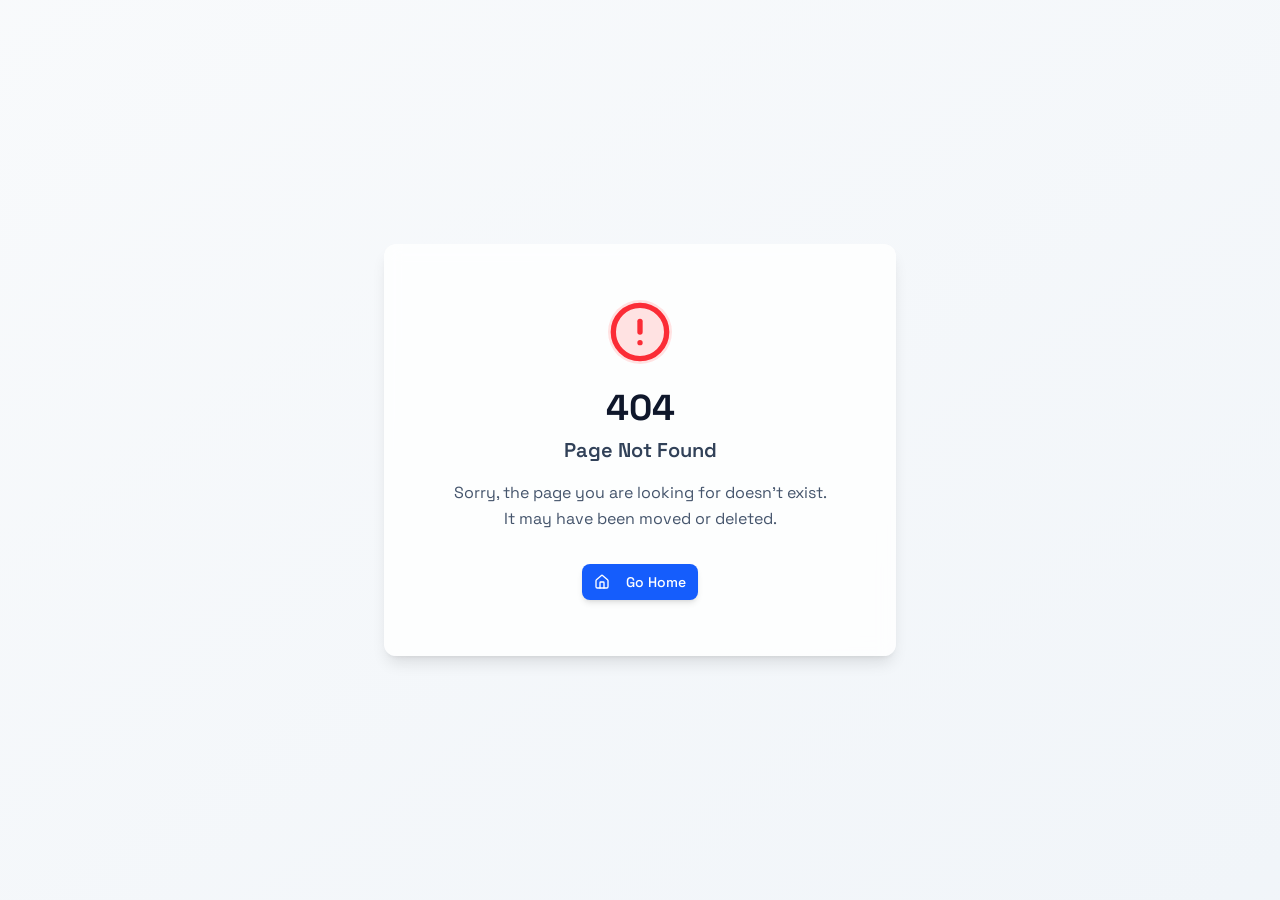
<file: index.html>
<!doctype html>
<html lang="en">

  <head>
    <meta charset="UTF-8" />
    <meta
      name="viewport"
      content="width=device-width, initial-scale=1.0, viewport-fit=cover" />
    <title>PantherIQ — Brand Guidelines</title>
    <link rel="preconnect" href="https://fonts.googleapis.com" />
    <link rel="preconnect" href="https://fonts.gstatic.com" crossorigin />
    <link href="https://fonts.googleapis.com/css2?family=Space+Grotesk:wght@300;400;500;600;700&family=Space+Mono:wght@400;700&family=Noto+Kufi+Arabic:wght@400;700;900&display=swap" rel="stylesheet" />
    <script type="module" crossorigin src="./assets/index-DG8h_Oi7.js"></script>
    <link rel="stylesheet" crossorigin href="./assets/index-DsDH0wuR.css">
  </head>

  <body>
    <div id="root"></div>
  </body>

</html>
</file>
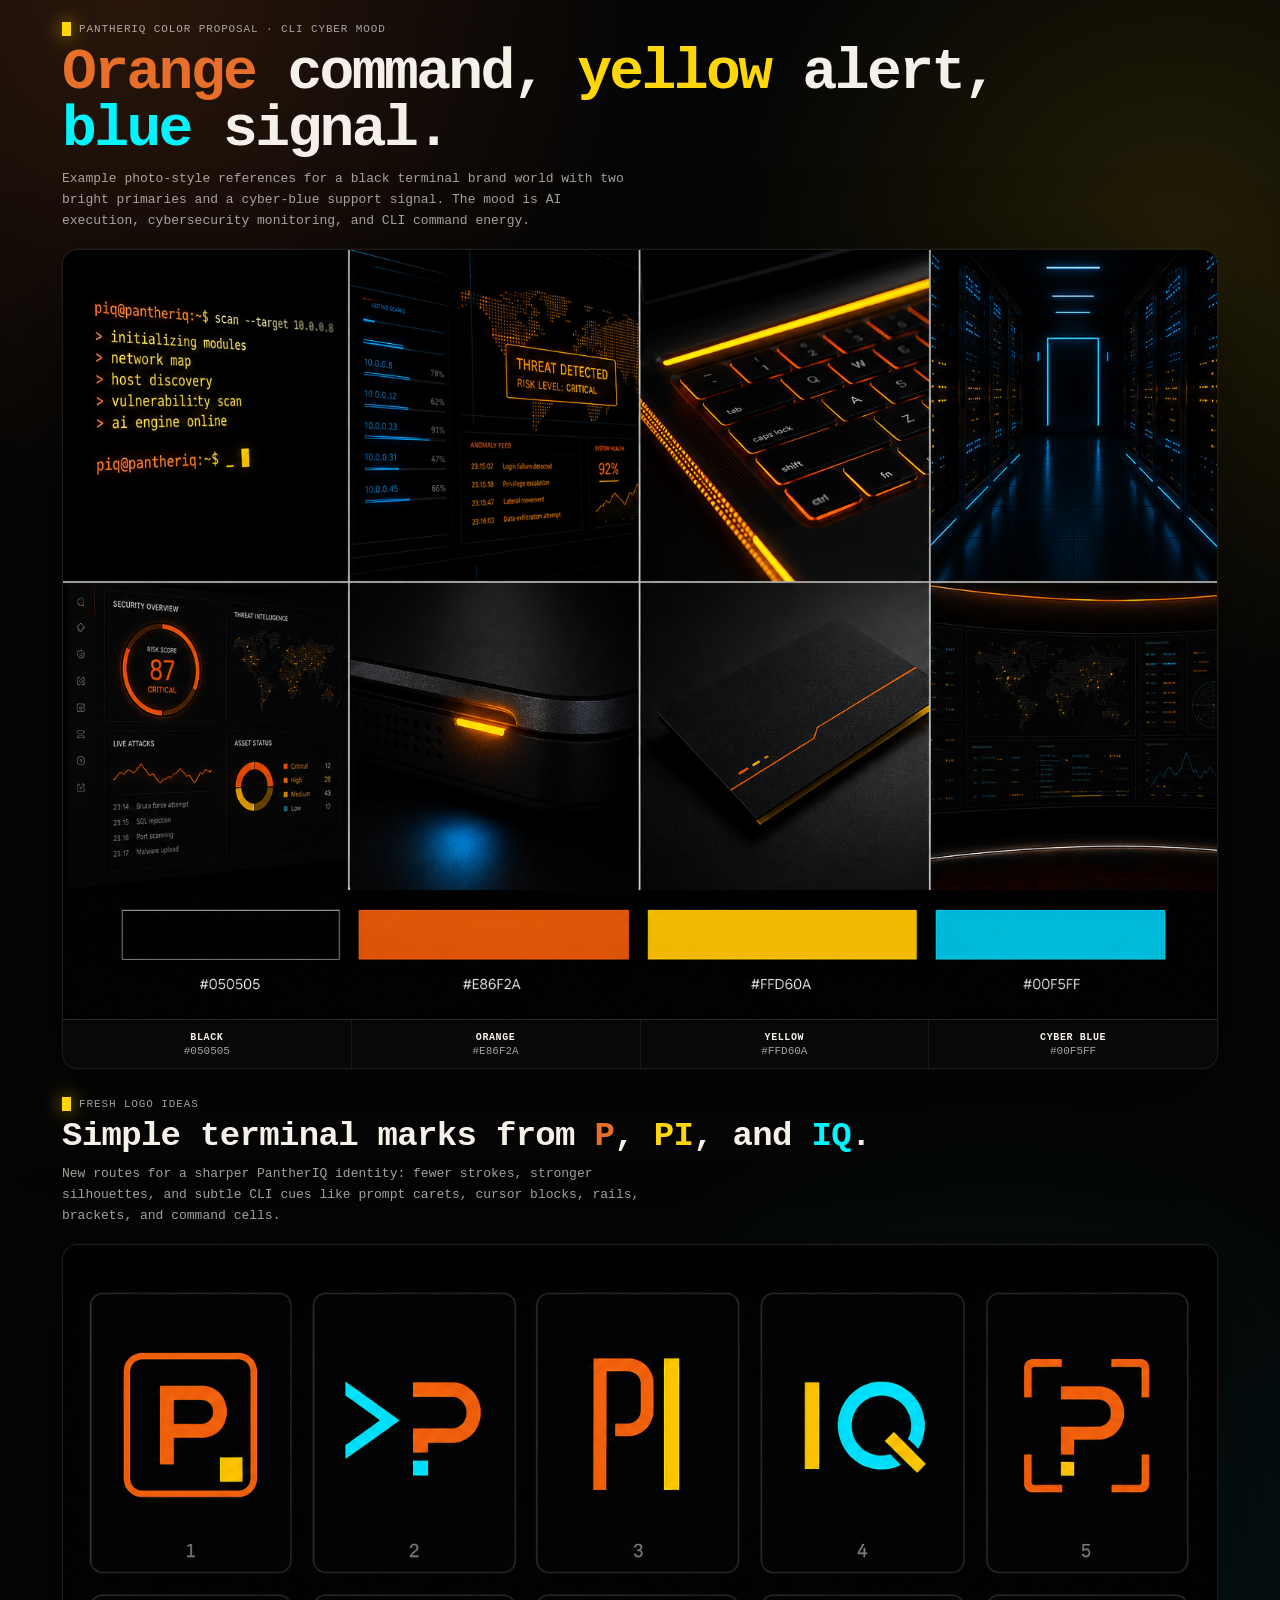
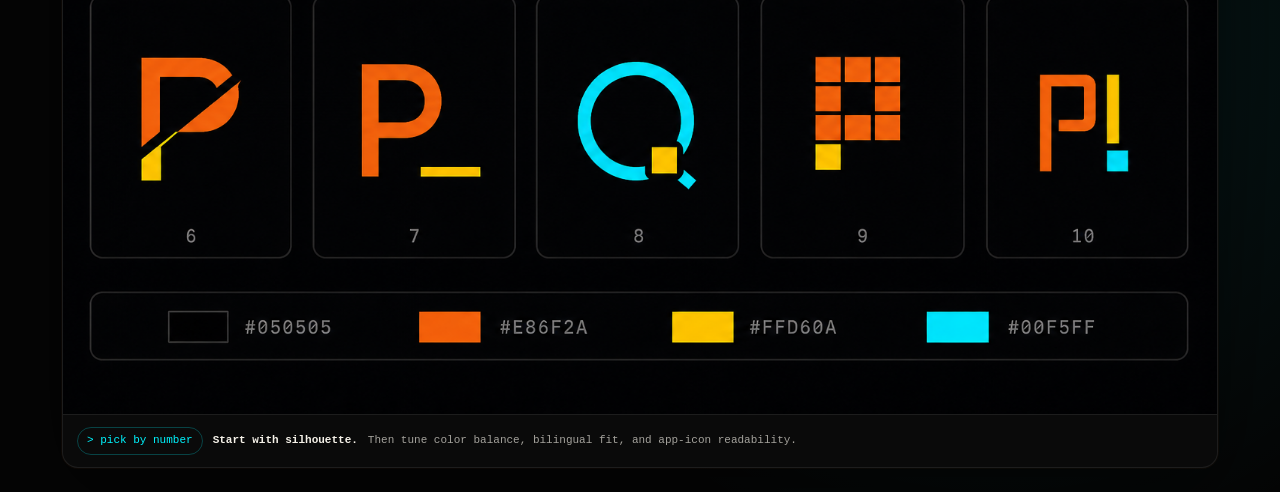
<file: color-proposals/index.html>
<!doctype html>
<html lang="en">
  <head>
    <meta charset="utf-8" />
    <meta name="viewport" content="width=device-width, initial-scale=1, viewport-fit=cover" />
    <meta name="robots" content="noindex, nofollow" />
    <title>PantherIQ Color And Logo Ideas</title>
    <style>
      :root {
        color-scheme: dark;
        --black: #050505;
        --panel: #0a0a0a;
        --text: #f5f1e8;
        --muted: rgba(245, 241, 232, 0.66);
        --orange: #e86f2a;
        --yellow: #ffd60a;
        --blue: #00f5ff;
      }

      * {
        box-sizing: border-box;
      }

      body {
        margin: 0;
        min-height: 100svh;
        background:
          radial-gradient(circle at 10% 0%, rgba(232, 111, 42, 0.16), transparent 32rem),
          radial-gradient(circle at 92% 12%, rgba(255, 214, 10, 0.12), transparent 28rem),
          radial-gradient(circle at 78% 78%, rgba(0, 245, 255, 0.09), transparent 34rem),
          var(--black);
        color: var(--text);
        font-family:
          ui-monospace,
          SFMono-Regular,
          Menlo,
          Monaco,
          Consolas,
          "Liberation Mono",
          monospace;
      }

      main {
        width: min(1180px, 100%);
        margin: 0 auto;
        padding: max(22px, env(safe-area-inset-top)) 12px max(24px, env(safe-area-inset-bottom));
      }

      header {
        display: grid;
        gap: 9px;
        margin-bottom: 16px;
      }

      .eyebrow {
        display: flex;
        flex-wrap: wrap;
        gap: 8px;
        align-items: center;
        color: var(--muted);
        font-size: 11px;
        letter-spacing: 0.08em;
        text-transform: uppercase;
      }

      .cursor {
        width: 9px;
        height: 14px;
        background: var(--yellow);
        box-shadow: 0 0 18px rgba(255, 214, 10, 0.74);
      }

      h1 {
        margin: 0;
        max-width: 940px;
        font-size: clamp(24px, 8vw, 58px);
        line-height: 0.98;
        letter-spacing: -0.045em;
      }

      p {
        max-width: 74ch;
        margin: 0;
        color: var(--muted);
        font-size: 13px;
        line-height: 1.62;
      }

      h2 {
        margin: 0;
        font-size: clamp(18px, 5vw, 34px);
        line-height: 1.05;
        letter-spacing: -0.02em;
      }

      .orange {
        color: var(--orange);
      }

      .yellow {
        color: var(--yellow);
      }

      .blue {
        color: var(--blue);
      }

      .frame {
        overflow: hidden;
        margin-top: 18px;
        border: 1px solid rgba(255, 255, 255, 0.08);
        border-radius: 16px;
        background: var(--panel);
        box-shadow:
          0 26px 90px rgba(0, 0, 0, 0.52),
          0 0 0 1px rgba(232, 111, 42, 0.05);
      }

      .section-head {
        display: grid;
        gap: 8px;
        margin-top: 28px;
      }

      .note {
        display: flex;
        flex-wrap: wrap;
        gap: 10px;
        align-items: center;
        padding: 12px 14px;
        border-top: 1px solid rgba(255, 255, 255, 0.08);
        color: var(--muted);
        font-size: 11px;
        line-height: 1.45;
      }

      .note strong {
        color: var(--text);
      }

      .terminal-pill {
        display: inline-flex;
        align-items: center;
        gap: 7px;
        min-height: 26px;
        padding: 5px 9px;
        border: 1px solid rgba(0, 245, 255, 0.24);
        border-radius: 999px;
        color: var(--blue);
      }

      img {
        display: block;
        width: 100%;
        height: auto;
      }

      .swatches {
        display: grid;
        grid-template-columns: repeat(4, minmax(0, 1fr));
        gap: 1px;
        background: rgba(255, 255, 255, 0.06);
        border-top: 1px solid rgba(255, 255, 255, 0.08);
      }

      .swatch {
        min-height: 48px;
        display: grid;
        gap: 2px;
        align-content: center;
        justify-items: center;
        background: #080808;
        font-size: 11px;
        text-align: center;
      }

      .swatch strong {
        color: var(--text);
        font-size: 10px;
        letter-spacing: 0.06em;
        text-transform: uppercase;
      }

      .swatch span {
        color: var(--muted);
      }

      @media (max-width: 680px) {
        .swatches {
          grid-template-columns: repeat(2, minmax(0, 1fr));
        }
      }
    </style>
  </head>
  <body>
    <main>
      <header>
        <div class="eyebrow"><span class="cursor"></span> PantherIQ color proposal · CLI cyber mood</div>
        <h1><span class="orange">Orange</span> command, <span class="yellow">yellow</span> alert, <span class="blue">blue</span> signal.</h1>
        <p>
          Example photo-style references for a black terminal brand world with two bright primaries and a cyber-blue
          support signal. The mood is AI execution, cybersecurity monitoring, and CLI command energy.
        </p>
      </header>

      <section class="frame" aria-label="PantherIQ color moodboard">
        <img
          src="./pantheriq-color-moodboard.png"
          alt="PantherIQ color moodboard with black terminal surfaces, orange command accents, yellow alert highlights, and cyber-blue signal details"
        />
        <div class="swatches" aria-hidden="true">
          <div class="swatch"><strong>Black</strong><span>#050505</span></div>
          <div class="swatch"><strong class="orange">Orange</strong><span>#E86F2A</span></div>
          <div class="swatch"><strong class="yellow">Yellow</strong><span>#FFD60A</span></div>
          <div class="swatch"><strong class="blue">Cyber Blue</strong><span>#00F5FF</span></div>
        </div>
      </section>

      <section class="section-head" aria-labelledby="logo-ideas-title">
        <div class="eyebrow"><span class="cursor"></span> Fresh logo ideas</div>
        <h2 id="logo-ideas-title">Simple terminal marks from <span class="orange">P</span>, <span class="yellow">PI</span>, and <span class="blue">IQ</span>.</h2>
        <p>
          New routes for a sharper PantherIQ identity: fewer strokes, stronger silhouettes, and subtle CLI cues like
          prompt carets, cursor blocks, rails, brackets, and command cells.
        </p>
      </section>

      <section class="frame" aria-label="Fresh PantherIQ CLI logo ideas">
        <img
          src="./pantheriq-logo-ideas.png"
          alt="Ten fresh PantherIQ CLI logo ideas using P, PI, IQ, Q, terminal prompts, cursor blocks, orange, yellow, and cyber blue"
        />
        <div class="note" aria-hidden="true">
          <span class="terminal-pill">&gt; pick by number</span>
          <strong>Start with silhouette.</strong>
          <span>Then tune color balance, bilingual fit, and app-icon readability.</span>
        </div>
      </section>
    </main>
  </body>
</html>
</file>
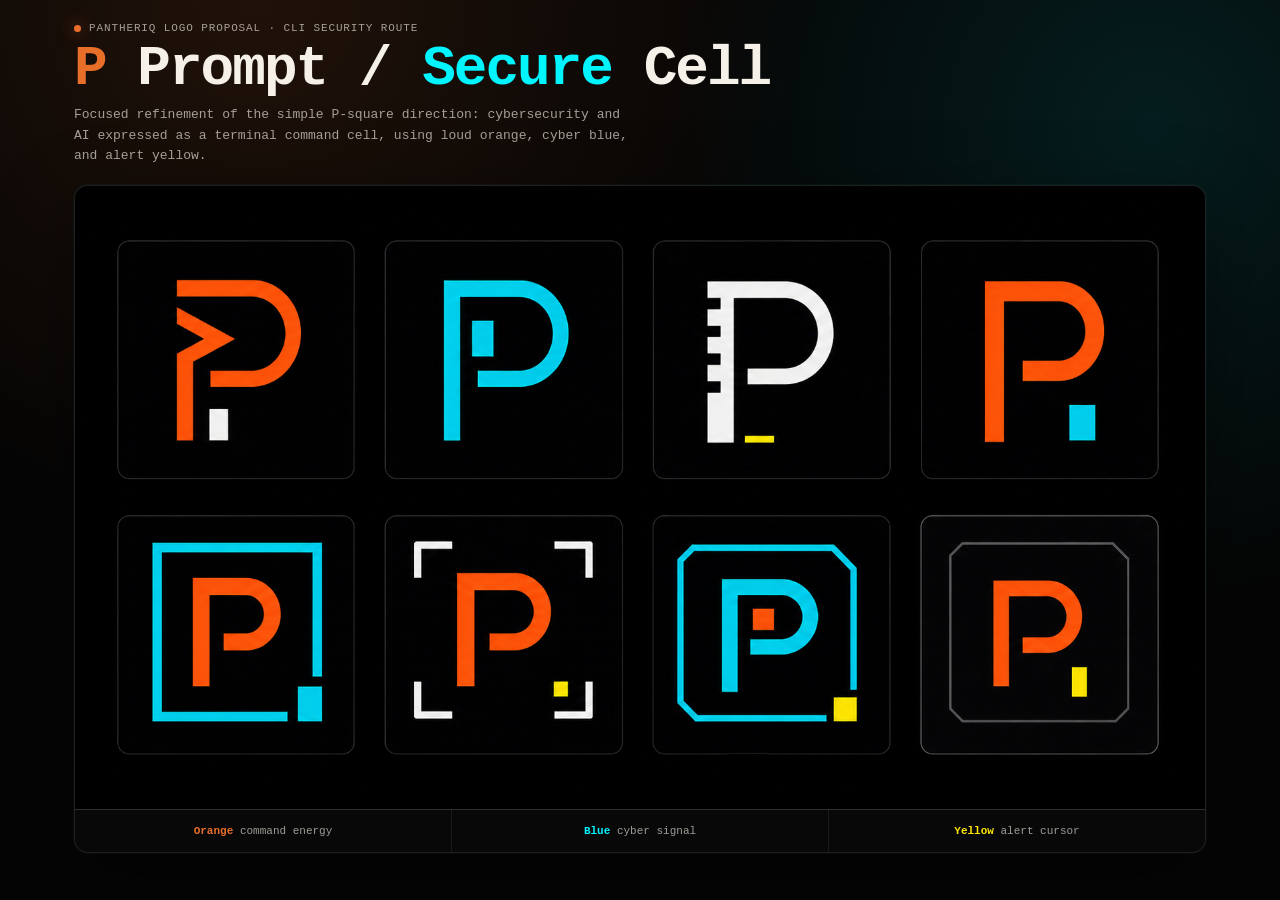
<file: logo-proposals/index.html>
<!doctype html>
<html lang="en">
  <head>
    <meta charset="utf-8" />
    <meta name="viewport" content="width=device-width, initial-scale=1, viewport-fit=cover" />
    <meta name="robots" content="noindex, nofollow" />
    <title>PantherIQ CLI Logo Proposal</title>
    <style>
      :root {
        color-scheme: dark;
        --bg: #050505;
        --panel: #0d0d0d;
        --text: #f5f1e8;
        --muted: rgba(245, 241, 232, 0.64);
        --orange: #e86f2a;
        --blue: #00f5ff;
        --yellow: #ffe600;
      }

      * {
        box-sizing: border-box;
      }

      body {
        margin: 0;
        min-height: 100svh;
        background:
          radial-gradient(circle at 20% 0%, rgba(232, 111, 42, 0.12), transparent 34rem),
          radial-gradient(circle at 90% 14%, rgba(0, 245, 255, 0.1), transparent 30rem),
          var(--bg);
        color: var(--text);
        font-family:
          ui-monospace,
          SFMono-Regular,
          Menlo,
          Monaco,
          Consolas,
          "Liberation Mono",
          monospace;
      }

      main {
        width: min(1160px, 100%);
        margin: 0 auto;
        padding: max(22px, env(safe-area-inset-top)) 14px max(24px, env(safe-area-inset-bottom));
      }

      header {
        display: grid;
        gap: 8px;
        margin-bottom: 14px;
      }

      .eyebrow {
        display: flex;
        flex-wrap: wrap;
        gap: 8px;
        align-items: center;
        color: var(--muted);
        font-size: 11px;
        letter-spacing: 0.08em;
        text-transform: uppercase;
      }

      .dot {
        width: 7px;
        height: 7px;
        border-radius: 999px;
        background: var(--orange);
        box-shadow: 0 0 16px rgba(232, 111, 42, 0.72);
      }

      h1 {
        margin: 0;
        font-size: clamp(22px, 8vw, 56px);
        line-height: 0.98;
        letter-spacing: -0.035em;
      }

      p {
        max-width: 72ch;
        margin: 0;
        color: var(--muted);
        font-size: 13px;
        line-height: 1.6;
      }

      .frame {
        margin-top: 18px;
        overflow: hidden;
        border: 1px solid rgba(255, 255, 255, 0.08);
        border-radius: 14px;
        background: var(--panel);
        box-shadow:
          0 24px 80px rgba(0, 0, 0, 0.42),
          0 0 0 1px rgba(0, 245, 255, 0.04);
      }

      img {
        display: block;
        width: 100%;
        height: auto;
      }

      .legend {
        display: grid;
        grid-template-columns: repeat(3, minmax(0, 1fr));
        gap: 1px;
        border-top: 1px solid rgba(255, 255, 255, 0.08);
        background: rgba(255, 255, 255, 0.06);
      }

      .legend span {
        display: flex;
        min-height: 42px;
        align-items: center;
        justify-content: center;
        background: #080808;
        color: var(--muted);
        font-size: 11px;
        text-align: center;
      }

      .orange {
        color: var(--orange);
      }

      .blue {
        color: var(--blue);
      }

      .yellow {
        color: var(--yellow);
      }

      @media (max-width: 640px) {
        main {
          padding-left: 10px;
          padding-right: 10px;
        }

        .legend {
          grid-template-columns: 1fr;
        }
      }
    </style>
  </head>
  <body>
    <main>
      <header>
        <div class="eyebrow"><span class="dot"></span> PantherIQ logo proposal · CLI security route</div>
        <h1><span class="orange">P</span> Prompt / <span class="blue">Secure</span> Cell</h1>
        <p>
          Focused refinement of the simple P-square direction: cybersecurity and AI expressed as a terminal command cell,
          using loud orange, cyber blue, and alert yellow.
        </p>
      </header>

      <section class="frame" aria-label="PantherIQ CLI logo proposal board">
        <img
          src="./pantheriq-cli-logo-board.png"
          alt="PantherIQ CLI logo proposal board with eight simple P Prompt and Secure P Cell marks"
        />
        <div class="legend" aria-hidden="true">
          <span><strong class="orange">Orange</strong>&nbsp;command energy</span>
          <span><strong class="blue">Blue</strong>&nbsp;cyber signal</span>
          <span><strong class="yellow">Yellow</strong>&nbsp;alert cursor</span>
        </div>
      </section>
    </main>
  </body>
</html>
</file>
